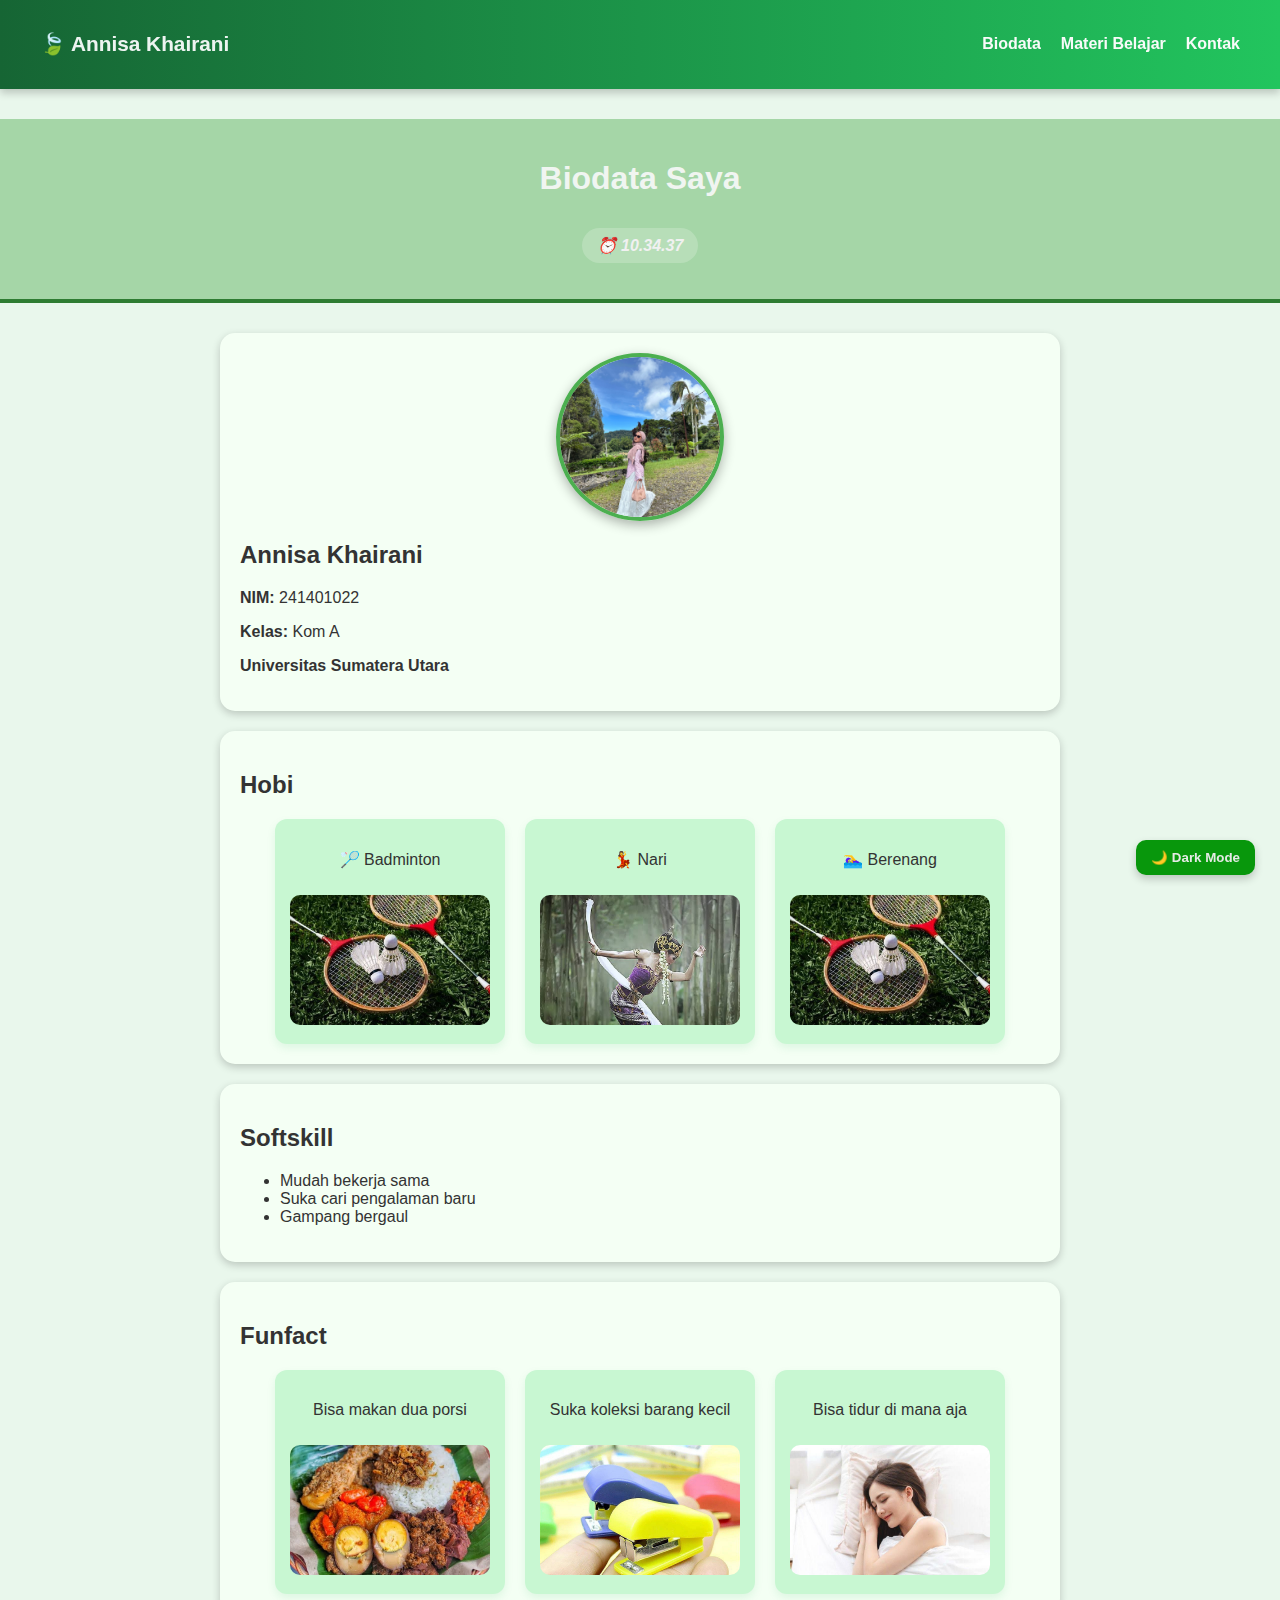
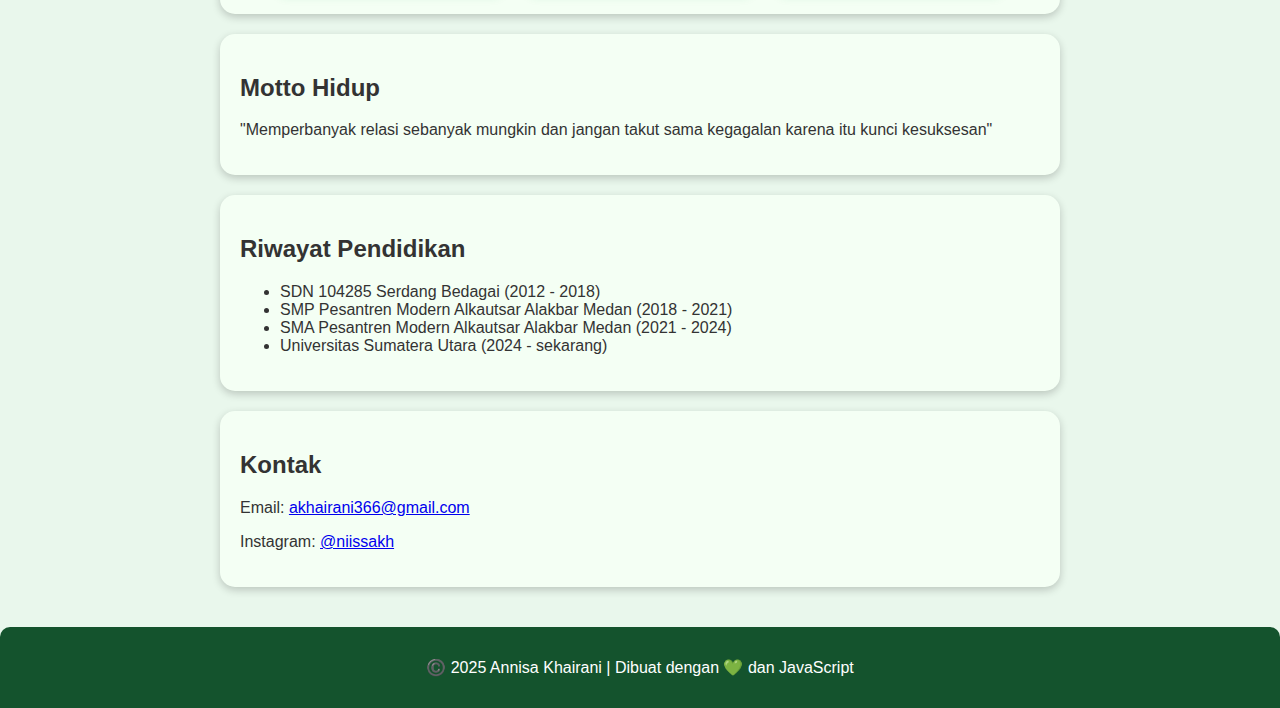
<file: index.html>
<!DOCTYPE html>
<html lang="id">
<head>
  <meta charset="UTF-8" />
  <meta name="viewport" content="width=device-width, initial-scale=1.0" />
  <title>Biodata Annisa Khairani</title>
  <link rel="stylesheet" href="style.css" />
</head>
<body>
 
  <nav class="navbar">
    <h2 class="logo">🍃 Annisa Khairani</h2>
    <ul class="nav-links">
      <li class="dropdown">
        <a href="index.html">Biodata</a>
        <ul class="dropdown-content">
          <li><a href="#profil">Profil</a></li>
          <li><a href="#hobi">Hobi</a></li>
          <li><a href="#softskill">Softskill</a></li>
          <li><a href="#funfact">Funfact</a></li>
          <li><a href="#motto">Motto</a></li>
          <li><a href="#pendidikan">Pendidikan</a></li>
          <li><a href="#kontak">Kontak</a></li>
        </ul>
      </li>
      <li><a href="materi.html">Materi Belajar</a></li>
      <li><a href="#kontak">Kontak</a></li>
    </ul>
  </nav>

  
  <header>
    <h1>Biodata Saya</h1>
    <p id="jam"></p>
  </header>

  
  <section id="profil" class="card">
    <img src="fotonisa.jpg" alt="Foto Annisa Khairani" class="foto-profil" />
    <h2>Annisa Khairani</h2>
    <p><strong>NIM:</strong> 241401022</p>
    <p><strong>Kelas:</strong> Kom A</p>
    <p><strong>Universitas Sumatera Utara</strong></p>
  </section>
  
  <section id="hobi" class="card">
    <h2>Hobi</h2>
    <div class="hobi-grid">
      <div class="hobi-item">
        <p>🏸 Badminton</p>
        <img src="badminton.jpg" alt="Badminton">
      </div>
      <div class="hobi-item">
        <p>💃 Nari</p>
        <img src="nari.jpg" alt="Menari">
      </div>
      <div class="hobi-item">
        <p>🏊‍♀️ Berenang</p>
        <img src="badminton.jpg" alt="Berenang">
      </div>
    </div>
  </section>
  
  <section id="softskill" class="card">
    <h2>Softskill</h2>
    <ul>
      <li>Mudah bekerja sama</li>
      <li>Suka cari pengalaman baru</li>
      <li>Gampang bergaul</li>
    </ul>
  </section>

  <section id="funfact" class="card">
    <h2>Funfact</h2>
    <div class="funfact-grid">
      <div class="funfact-item">
        <p>Bisa makan dua porsi </p>
        <img src="makan.jpg" alt="Makan dua porsi">
      </div>
      <div class="funfact-item">
        <p>Suka koleksi barang kecil </p>
        <img src="kecil.jpg" alt="Barang kecil">
      </div>
      <div class="funfact-item">
        <p>Bisa tidur di mana aja </p>
        <img src="tidur.jpg" alt="Tidur di mana aja">
      </div>
    </div>
  </section>
  
  <section id="motto" class="card">
    <h2>Motto Hidup</h2>
    <p>"Memperbanyak relasi sebanyak mungkin dan jangan takut sama kegagalan karena itu kunci kesuksesan"</p>
  </section>
  
  <section id="pendidikan" class="card">
    <h2>Riwayat Pendidikan</h2>
    <ul>
      <li>SDN 104285 Serdang Bedagai (2012 - 2018)</li>
      <li>SMP Pesantren Modern Alkautsar Alakbar Medan (2018 - 2021)</li>
      <li>SMA Pesantren Modern Alkautsar Alakbar Medan (2021 - 2024)</li>
      <li>Universitas Sumatera Utara (2024 - sekarang)</li>
    </ul>
  </section>

  <section id="kontak" class="card">
    <h2>Kontak</h2>
    <p>Email: <a href="mailto:akhairani366@gmail.com">akhairani366@gmail.com</a></p>
    <p>Instagram: <a href="https://instagram.com/niissakh" target="_blank">@niissakh</a></p>
  </section>

  <footer>
    <p>©️ 2025 Annisa Khairani | Dibuat dengan 💚 dan JavaScript</p>
  </footer>

  <script src="script.js"></script>
</body>
</html>
</file>
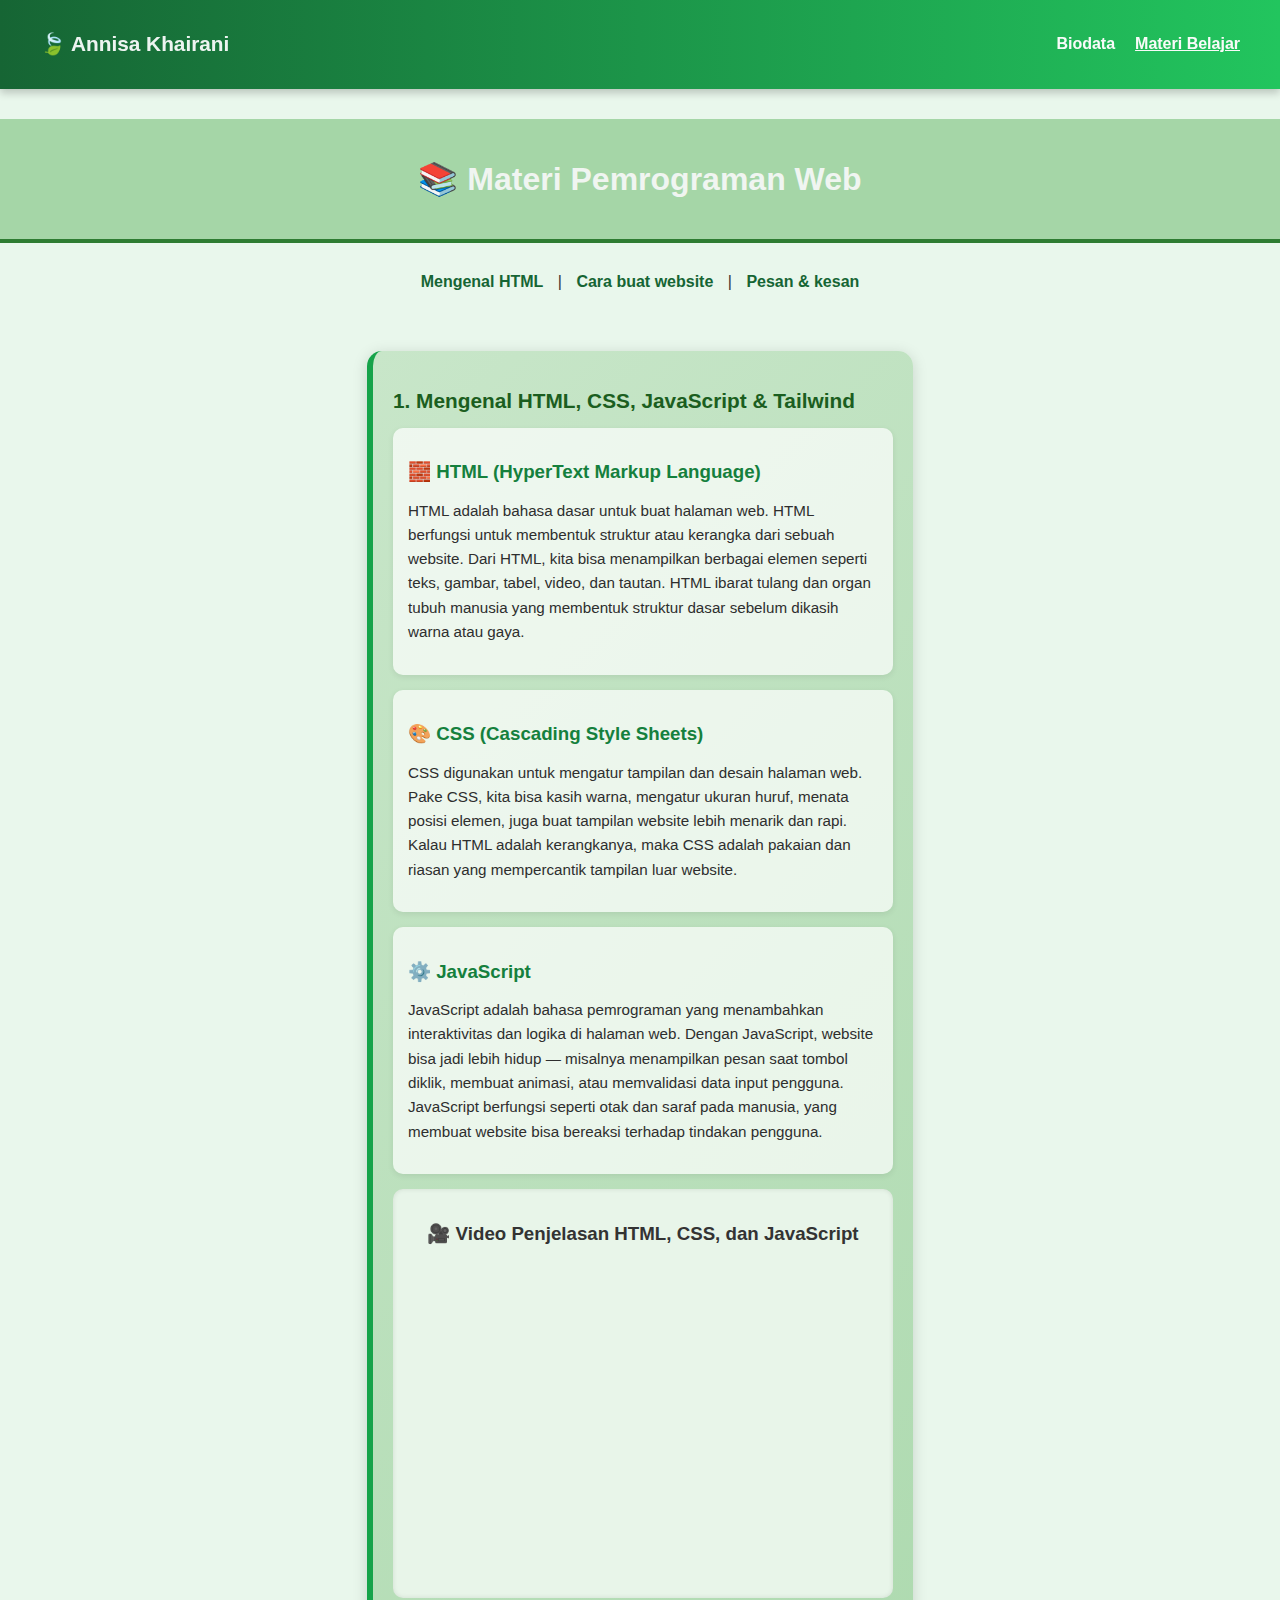
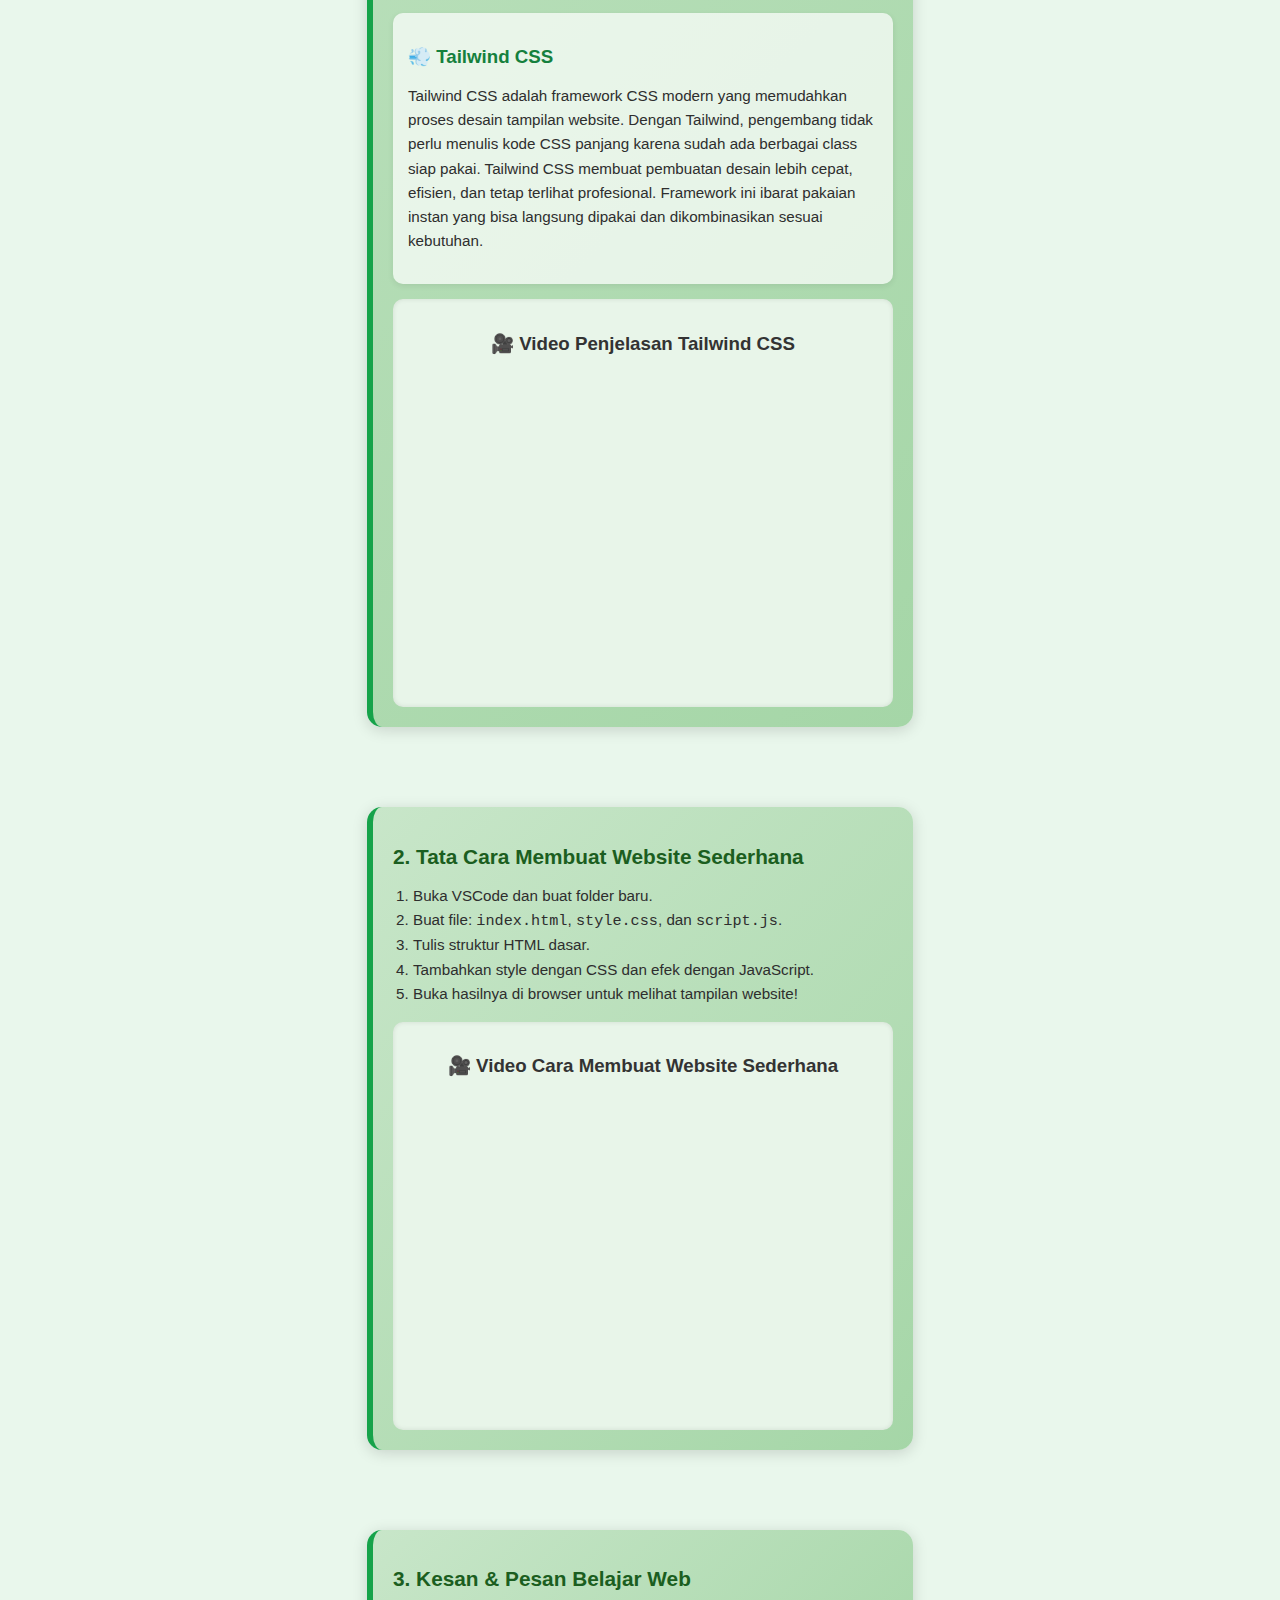
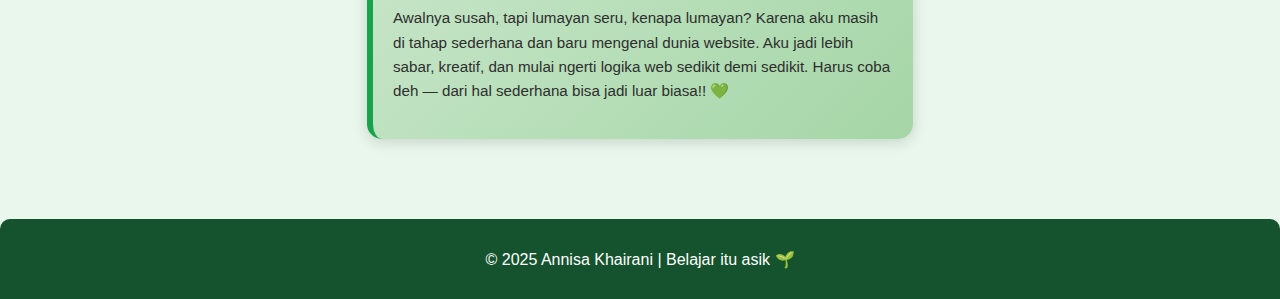
<file: materi.html>
<!DOCTYPE html>
<html lang="id">
<head>
  <meta charset="UTF-8" />
  <meta name="viewport" content="width=device-width, initial-scale=1.0" />
  <title>Materi Belajar Web</title>
  <link rel="stylesheet" href="style.css" />
</head>
<body>
  
  <nav class="navbar">
    <h2 class="logo">🍃 Annisa Khairani</h2>
    <ul class="nav-links">
      <li><a href="index.html">Biodata</a></li>
      <li><a href="materi.html" class="active">Materi Belajar</a></li>
    </ul>
  </nav>

  <header>
    <h1>📚 Materi Pemrograman Web</h1>
  </header>
 
  <div class="sub-nav">
    <a href="#materi1">Mengenal HTML</a> |
    <a href="#materi2">Cara buat website</a> |
    <a href="#materi3">Pesan & kesan</a>
  </div>

   <div class="materi-container">  
    <section id="materi1" class="card gradient">
      <h2>1. Mengenal HTML, CSS, JavaScript & Tailwind</h2>

      <div class="sub-card">
        <h3>🧱 HTML (HyperText Markup Language)</h3>
        <p>
          HTML adalah bahasa dasar untuk buat halaman web. HTML berfungsi untuk membentuk struktur atau kerangka dari sebuah website. 
          Dari HTML, kita bisa menampilkan berbagai elemen seperti teks, gambar, tabel, video, dan tautan. 
          HTML ibarat tulang dan organ tubuh manusia yang membentuk struktur dasar sebelum dikasih warna atau gaya.
        </p>
      </div>

      <div class="sub-card">
        <h3>🎨 CSS (Cascading Style Sheets)</h3>
        <p>
          CSS digunakan untuk mengatur tampilan dan desain halaman web. 
          Pake CSS, kita bisa kasih warna, mengatur ukuran huruf, menata posisi elemen, juga buat tampilan website lebih menarik dan rapi. 
          Kalau HTML adalah kerangkanya, maka CSS adalah pakaian dan riasan yang mempercantik tampilan luar website.
        </p>
      </div>

      <div class="sub-card">
        <h3>⚙️ JavaScript</h3>
        <p>
          JavaScript adalah bahasa pemrograman yang menambahkan interaktivitas dan logika di halaman web. 
          Dengan JavaScript, website bisa jadi lebih hidup — misalnya menampilkan pesan saat tombol diklik, 
          membuat animasi, atau memvalidasi data input pengguna. 
          JavaScript berfungsi seperti otak dan saraf pada manusia, yang membuat website bisa bereaksi terhadap tindakan pengguna.
        </p>
      </div>
       
      <div class="video-container">
        <h3>🎥 Video Penjelasan HTML, CSS, dan JavaScript</h3>
        <iframe width="560" height="315"
          src="https://www.youtube.com/embed/qz0aGYrrlhU"
          title="Penjelasan HTML, CSS, dan JavaScript"
          frameborder="0"
          allow="accelerometer; autoplay; clipboard-write; encrypted-media; gyroscope; picture-in-picture"
          allowfullscreen>
        </iframe>
      </div>

      <div class="sub-card">
        <h3>💨 Tailwind CSS</h3>
        <p>
          Tailwind CSS adalah framework CSS modern yang memudahkan proses desain tampilan website. 
          Dengan Tailwind, pengembang tidak perlu menulis kode CSS panjang karena sudah ada berbagai class siap pakai. 
          Tailwind CSS membuat pembuatan desain lebih cepat, efisien, dan tetap terlihat profesional. 
          Framework ini ibarat pakaian instan yang bisa langsung dipakai dan dikombinasikan sesuai kebutuhan.
        </p>
      </div>

      <div class="video-container">
        <h3>🎥 Video Penjelasan Tailwind CSS</h3>
        <iframe width="560" height="315"
          src="https://www.youtube.com/embed/UBOj6rqRUME"
          title="Penjelasan Tailwind CSS"
          frameborder="0"
          allow="accelerometer; autoplay; clipboard-write; encrypted-media; gyroscope; picture-in-picture"
          allowfullscreen>
        </iframe>
      </div>
    </section>
  </div>

  <div class="materi-container">
    <section id="materi2" class="card gradient">
      <h2>2. Tata Cara Membuat Website Sederhana</h2>
      <ol>
        <li>Buka VSCode dan buat folder baru.</li>
        <li>Buat file: <code>index.html</code>, <code>style.css</code>, dan <code>script.js</code>.</li>
        <li>Tulis struktur HTML dasar.</li>
        <li>Tambahkan style dengan CSS dan efek dengan JavaScript.</li>
        <li>Buka hasilnya di browser untuk melihat tampilan website!</li>
      </ol>

      <div class="video-container">
        <h3>🎥 Video Cara Membuat Website Sederhana</h3>
        <iframe width="560" height="315"
          src="https://www.youtube.com/embed/Q33KBiDriJY"
          title="Cara Membuat Website Sederhana"
          frameborder="0"
          allow="accelerometer; autoplay; clipboard-write; encrypted-media; gyroscope; picture-in-picture"
          allowfullscreen>
        </iframe>
      </div>
    </section>
  </div>

 
  <div class="materi-container">
    <section id="materi3" class="card gradient">
      <h2>3. Kesan & Pesan Belajar Web</h2>
      <p>
        Awalnya susah, tapi lumayan seru, kenapa lumayan? Karena aku masih di tahap sederhana dan baru mengenal dunia website.
        Aku jadi lebih sabar, kreatif, dan mulai ngerti logika web sedikit demi sedikit.
        Harus coba deh — dari hal sederhana bisa jadi luar biasa!! 💚
      </p>
    </section>
  </div>

  <footer>
    <p>© 2025 Annisa Khairani | Belajar itu asik 🌱</p>
  </footer>

</body>
</html>
</file>
<file: style.css>
body {
  margin: 0;
  font-family: 'Poppins', sans-serif;
  background: linear-gradient(135deg, #8eff97, #9fff31);
  color: #2E7D32;
  scroll-behavior: smooth;
}

/* Navbar */
.navbar {
  background-color: #4CAF50;
  padding: 15px 30px;
  display: flex;
  justify-content: space-between;
  align-items: center;
  position: sticky;
  top: 0;
  z-index: 1000;
  box-shadow: 0 4px 8px rgba(0,0,0,0.2);
}

.logo {
  color: rgb(237, 244, 241);
  font-weight: bold;
}

.nav-links {
  list-style: none;
  display: flex;
  gap: 15px;
}

.nav-links li a {
  color: rgb(248, 251, 249);
  text-decoration: none;
  font-weight: bold;
  transition: 0.3s;
}

.nav-links li a:hover {
  color: #C8E6C9;
}

/* Dropdown */
.dropdown-content {
  display: none;
  position: absolute;
  background-color: #3a9574;
  border-radius: 8px;
  box-shadow: 0 4px 10px rgba(0,0,0,0.2);
  padding: 10px;
  list-style: none;
}

.dropdown:hover .dropdown-content {
  display: block;
}

.dropdown-content li a {
  color: #2E7D32;
  padding: 5px 10px;
  display: block;
}

.dropdown-content li a:hover {
  background-color: #43ab4c;
  border-radius: 5px;
}

/* Header */
header {
  text-align: center;
  padding: 40px 20px;
  background: linear-gradient(135deg, #07f513, #239027);
  color: rgb(240, 245, 241);
}

#jam {
  font-style: italic;
  margin-top: 10px;
}

/* Card */
.card {
  width: 85%;
  margin: 25px auto;
  background: rgb(46, 191, 101);
  border-radius: 15px;
  padding: 25px;
  box-shadow: 0 6px 15px rgba(0,0,0,0.1);
  transition: transform 0.3s;
}

.card:hover {
  transform: translateY(-5px);
}

.gradient {
  background: linear-gradient(135deg, #d2d5d3, #2aa42e);
}

/* Foto profil */
.foto-profil {
  display: block;
  width: 160px;
  height: 160px;
  border-radius: 50%;
  margin: 0 auto 15px;
  border: 4px solid #4CAF50;
  object-fit: cover;
  box-shadow: 0 4px 12px rgba(0,0,0,0.3);
}

/* Table */
table {
  width: 100%;
  border-collapse: collapse;
}

th, td {
  border: 1px solid #f8fcfa;
  padding: 10px;
  text-align: center;
}

th {
  background-color: #4CAF50;
  color: white;
}

tr:nth-child(even) {
  background-color: #82de89;
}

/* Footer */
footer {
  text-align: center;
  padding: 15px;
  background-color: #4CAF50;
  color: white;
  margin-top: 40px;
}

/* Tombol mode gelap */
.dark-btn {
  position: fixed;
  bottom: 25px;
  right: 25px;
  background: #08970c;
  color: rgb(228, 234, 228);
  border: none;
  padding: 10px 15px;
  border-radius: 10px;
  font-weight: bold;
  box-shadow: 0 4px 8px rgba(0,0,0,0.2);
  cursor: pointer;
}

/* Mode Gelap */
.dark-mode {
  background: linear-gradient(135deg, #1B5E20, hsl(123, 85%, 21%));
  color: black;
}

body {
  font-family: 'Poppins', sans-serif;
  margin: 0;
  background: #e9f7ec;
  color: #333;
}

.navbar {
  background: #2e7d32;
  color: white;
  padding: 10px 20px;
  display: flex;
  justify-content: space-between;
  align-items: center;
}

.navbar .logo {
  font-weight: bold;
}

.nav-links {
  list-style: none;
  display: flex;
  gap: 15px;
}

.nav-links a {
  color: white;
  text-decoration: none;
  font-weight: 500;
}

.nav-links a:hover, .nav-links .active {
  text-decoration: underline;
}

header {
  text-align: center;
  padding: 20px;
  background: #a5d6a7;
  border-bottom: 4px solid #2e7d32;
}

.card {
  background: rgb(127, 225, 163);
  margin: 20px;
  padding: 20px;
  border-radius: 12px;
  box-shadow: 0 3px 8px rgba(0,0,0,0.1);
}

.gradient {
  background: linear-gradient(135deg, #14cd1a, #a5d6a7);
}

/*BAGIAN MATERI*/
.materi-container {
  display: grid;
  grid-template-columns: repeat(auto-fit, minmax(320px, 1fr));
  gap: 20px;
  padding: 30px;
  justify-items: center;
  align-items: start;
}

.materi-container .card {
  background: linear-gradient(135deg, #c8e6c9, #a5d6a7);
  border-radius: 15px;
  box-shadow: 0 3px 15px rgba(0, 0, 0, 0.15);
  padding: 20px;
  width: 100%;
  max-width: 500px; 
  height: 100%;
  text-align: left;
  transition: transform 0.3s ease, box-shadow 0.3s ease;
}


.materi-container .card:hover {
  transform: translateY(-6px);
  box-shadow: 0 6px 12px rgba(0, 0, 0, 0.2);
}


.materi-container .card h2 {
  color: #1b5e20;
  font-size: 1.3rem;
  margin-bottom: 10px;
}

.materi-container .card p,
.materi-container .card ol,
.materi-container .card li {
  color: #2e2e2e;
  font-size: 0.95rem;
  line-height: 1.6;
}

.materi-container .card ol {
  padding-left: 20px;
}

@media (max-width: 600px) {
  .materi-container {
    grid-template-columns: 1fr;
    padding: 15px;
  }
  .materi-container .card {
    max-width: 100%;
  }
}

/* GRID FOTO HOBI DAN FUNFACT */
.hobi-grid, .funfact-grid {
  display: flex;
  flex-wrap: wrap;
  justify-content: center;
  gap: 20px;
}

.hobi-item, .funfact-item {
  text-align: center;
  background: #c8f7d2;
  border-radius: 12px;
  padding: 15px;
  width: 200px;
  box-shadow: 0 4px 8px rgba(26, 164, 77, 0.1);
  transition: transform 0.3s;
}

.hobi-item:hover, .funfact-item:hover {
  transform: scale(1.05);
}

.hobi-item img, .funfact-item img {
  width: 100%;
  height: 130px;
  border-radius: 10px;
  object-fit: cover;
  margin-top: 10px;
}

#jam {
  font-style: italic;
  background: rgba(255,255,255,0.2);
  padding: 8px 15px;
  border-radius: 20px;
  display: inline-block;
  color: #f1f1f1;
  font-weight: bold;
}

.dark-mode {
  background: linear-gradient(135deg, #1b5e20, #2e7d32);
  color: #e8f5e9;
}

.dark-mode .card {
  background: #044d0a;
  color: #e8f5e9;
  box-shadow: 0 3px 8px rgba(255,255,255,0.1);
}

.dark-mode header {
  background: linear-gradient(135deg, #004d25, #1b5e20);
}

.dark-mode footer {
  background: #004d25;
}

.dark-mode .navbar {
  background: #003d1f;
}

.dark-mode a {
  color: #a5d6a7;
}

.dark-mode .hobi-item, .dark-mode .funfact-item {
  background: #368f24;
  color: #dcedc8;
}

.navbar {
  background: linear-gradient(90deg, #166534, #22c55e);
  color: white;
  display: flex;
  justify-content: space-between;
  align-items: center;
  padding: 15px 40px;
}

.navbar .logo {
  font-size: 1.3rem;
  font-weight: bold;
}

.nav-links {
  list-style: none;
  display: flex;
  gap: 20px;
}

.nav-links a {
  color: white;
  text-decoration: none;
  font-weight: 500;
}

.nav-links a.active,
.nav-links a:hover {
  text-decoration: underline;
}

header {
  text-align: center;
  margin: 30px 0;
}

.sub-nav {
  text-align: center;
  margin: 20px 0;
}

.sub-nav a {
  color: #166534;
  text-decoration: none;
  font-weight: bold;
  margin: 0 10px;
  border-bottom: 2px solid transparent;
}

.sub-nav a:hover {
  border-bottom: 2px solid #22c55e;
}

.materi-container {
  display: flex;
  flex-direction: column;
  align-items: center;
  gap: 30px;
  padding: 20px;
}

.card {
  background: #f1fdf3;
  border-radius: 15px;
  box-shadow: 0 3px 10px rgba(0, 0, 0, 0.1);
  padding: 20px;
  width: 90%;
  max-width: 1000px;
  transition: transform 0.2s ease;
}

.card:hover {
  transform: translateY(-5px);
}

.gradient {
  border-left: 6px solid #16a34a;
}

.sub-card {
  background: white;
  border-radius: 10px;
  box-shadow: 0 2px 6px rgba(0, 0, 0, 0.08);
  padding: 15px;
  margin-top: 15px;
  transition: transform 0.2s;
}

.sub-card:hover {
  transform: scale(1.02);
}

.sub-card h3 {
  color: #15803d;
  margin-bottom: 8px;
}

footer {
  text-align: center;
  padding: 15px;
  margin-top: 40px;
  background: #14532d;
  color: white;
  border-top-left-radius: 10px;
  border-top-right-radius: 10px;
}

@media (max-width: 768px) {
  .nav-links {
    flex-direction: column;
  }
}

.card {
  background: #f4fff4; /* warna kotak */
  border-radius: 15px;
  padding: 20px;
  box-shadow: 0 3px 8px rgba(0, 0, 0, 0.2);
  margin: 20px auto;
  width: 90%;
  max-width: 800px;
}

.sub-card {
  background: #ffffffb3;
  border-radius: 10px;
  padding: 15px;
  margin-bottom: 15px;
}

.video-container {
  background: #e8f5e9; /* hijau muda */
  border-radius: 10px;
  padding: 15px;
  margin-top: 10px;
  box-shadow: inset 0 0 5px rgba(0,0,0,0.1);
  text-align: center;
}

.video-container iframe {
  width: 100%;
  height: 315px;
  border-radius: 8px;
  border: none;
}
</file>
